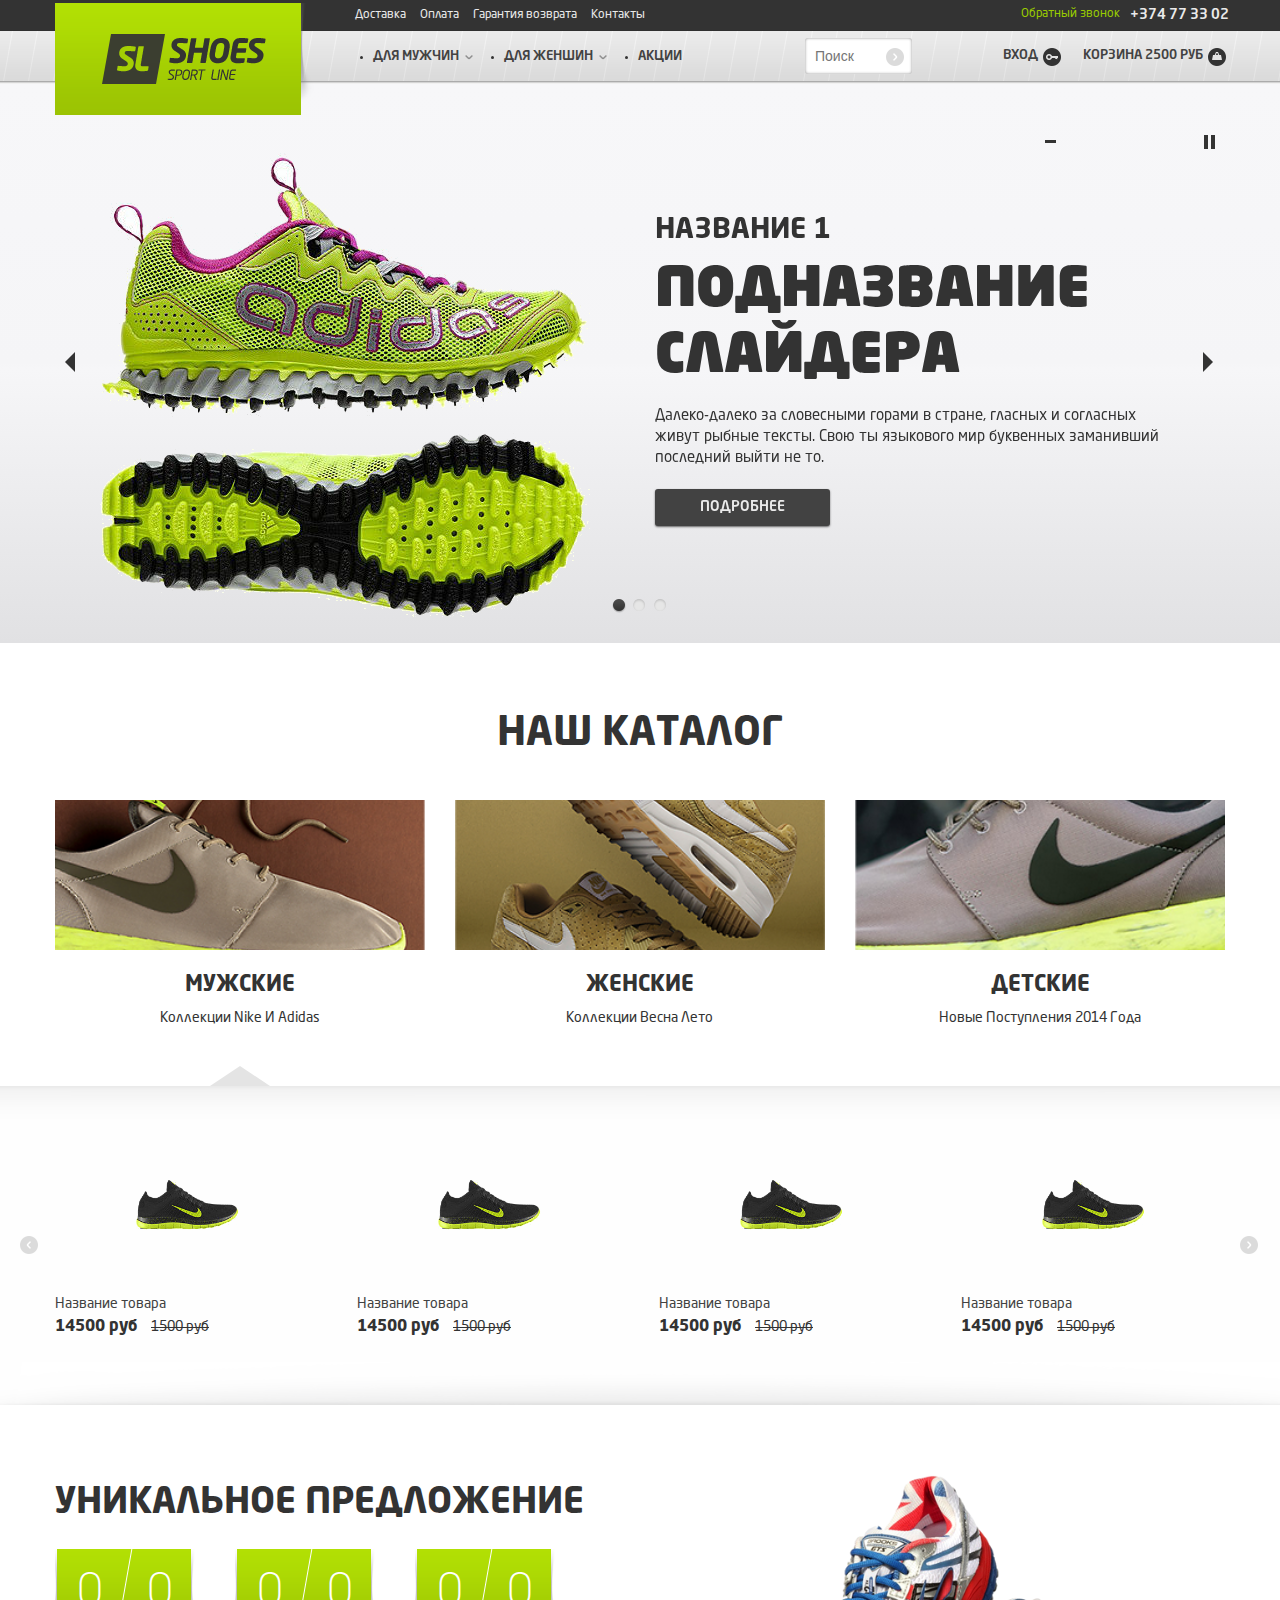
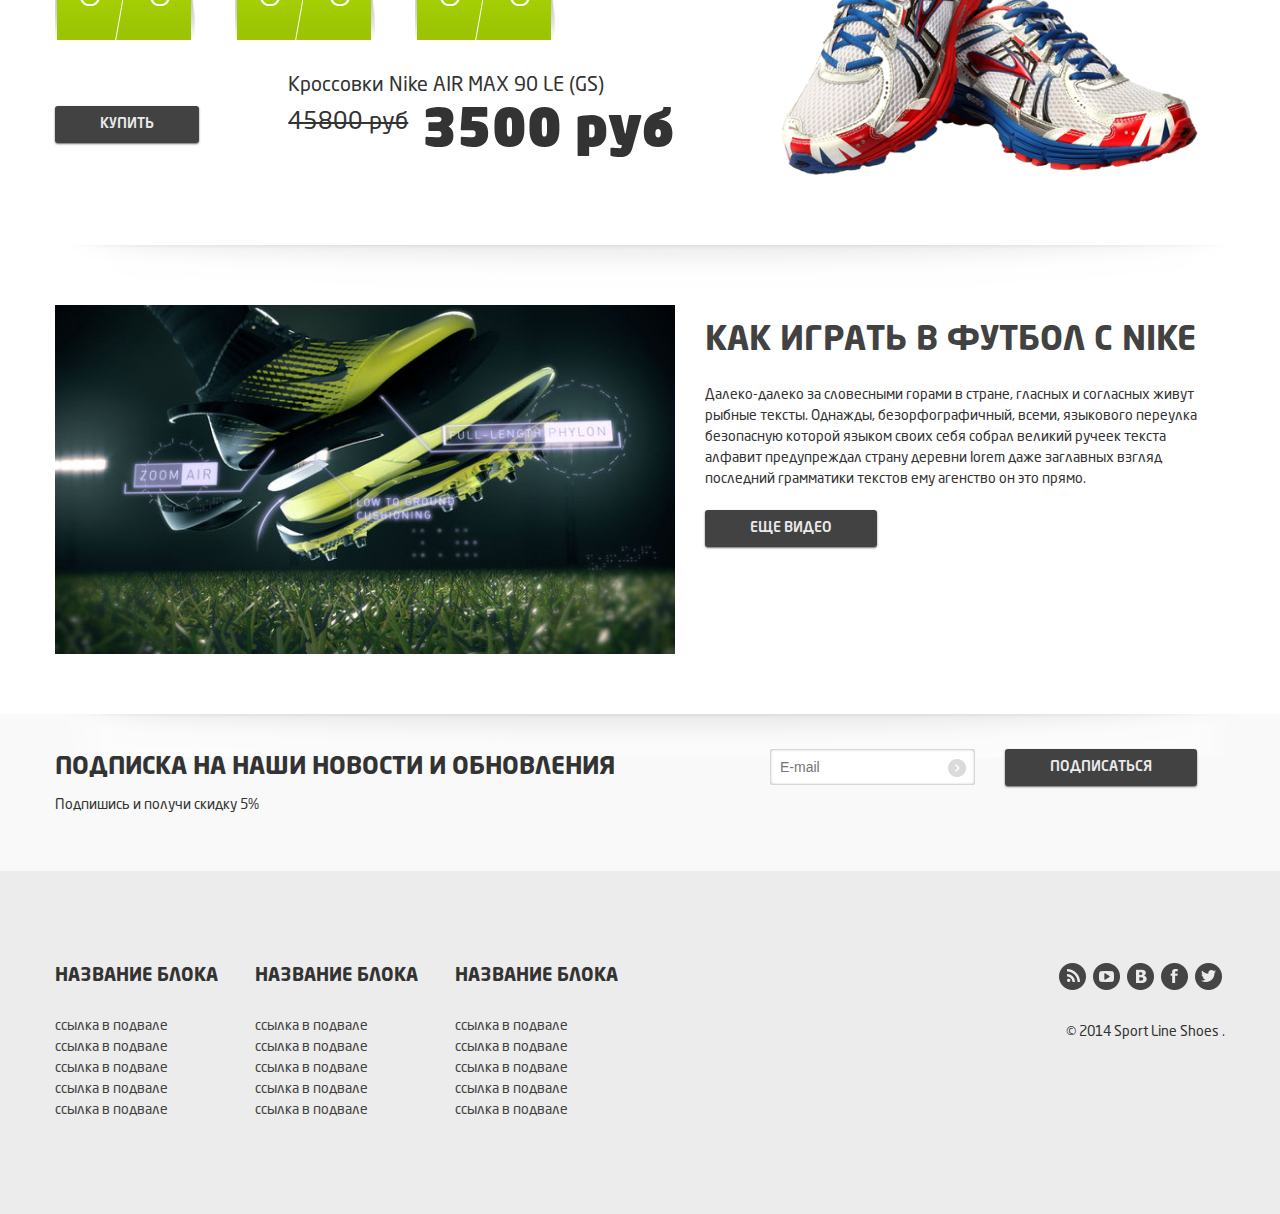
<file: index.html>
<!doctype html>
<html class="no-js" lang="ru">

<head>
  <meta charset="utf-8" />
  <meta name="viewport" content="width=device-width, initial-scale=1.0" />
  <title>SL Shoes</title>
  <link rel="stylesheet" href="css/foundation.css" />
  <link rel="stylesheet" type="text/css" href="http://yui.yahooapis.com/3.15.0/build/cssreset/cssreset-min.css">
  <link rel="stylesheet" href="css/style.css" />
  <link href='http://fonts.googleapis.com/css?family=Comfortaa:400,700,300&subset=latin,cyrillic' rel='stylesheet' type='text/css'>
 
   <script src="//ajax.googleapis.com/ajax/libs/jquery/1.8.3/jquery.min.js"></script>
  <script src="js/vendor/modernizr.js"></script>
  
 <script src="js/counter.js"></script>
<script src="js/carousel.js"></script>

  <link rel="shortcut icon" type="image/x-icon" href="favicon.ico">
</head>

<body>
  <header class="header-wrap">
    <div class="row header">

      <div class="columns medium-6 logo-wrap">
        <h1 class="site-name">
          <a href="" class="site-name-link">
            <img src="logo.png" alt="" class="site-name-img">
          </a>
        </h1>
      </div>
      <!-- logo-wrap -->

      <div class="columns medium-18 header-parts">

        <div class="row header-top">
          <nav class="columns medium-13 top-links">
            <a href="page.html" class="top-links-item">Доставка</a>
            <a href="page.html" class="top-links-item">Оплата</a>
            <a href="page.html" class="top-links-item">Гарантия возврата</a>
            <a href="page.html" class="top-links-item">Контакты</a>
          </nav>
          <div class="columns medium-9 site-phone-wrap">
            <a href="tel+374773302" class="site-phone-text right">+374 77 33 02 </a>
            <a href="#" class="site-phone-order js-order-all right">Обратный звонок</a>
          </div>
        </div>
        <!-- header-top -->

        <div class="row header-bottom">
          <div class="columns medium-12 header-menu-wrap">
            <ul class="header-menu clearfix">
              <li class="header-menu-item hassub left">
                <a href="" class="header-menu-item-link">для мужчин</a>
              </li>
              <li class="header-menu-item hassub left">
                <a href="" class="header-menu-item-link">для женшин</a>
              </li>
              <li class="header-menu-item left">
                <a href="" class="header-menu-item-link">акции</a>
              </li>
            </ul>
          </div>
          <div class="columns medium-3 search-wrap">
              <form action="" class="search-form">
                <div class="search-inputs-wrap">
                  <input type="text" name="" id="" class="input-search input-text" placeholder="Поиск">
                  <input class="search_submit" value="искать" type="submit">
                </div>
              </form>
          </div>
          <div class="columns medium-9 login-wrap">

            <div class="cart-wrap right">
              <a href="/cart_items" class="cart-link">
                <span class="cart-text">Корзина</span>
                <span class="cart-price">2500 руб</span>
              </a>
            </div>
            <div class="login right ">
              <a href="" class="login-link">Вход</a>
            </div>
          </div>
        </div>
        <!-- header-bottom -->
      </div>
      <!-- header-parts -->
    </div>
    <!-- header -->
  </header>
  <!-- header-wrap -->

  <section class="slider-wrap">
    <div class="row slider">
      <div class="columns large-24">
        <ul class="slider-inner" data-orbit>
          <li data-orbit-slide="slide1" class="the-slide">
            <div class="columns medium-12 slide-img">
              <a href="product.html" class="slide-img-link">
                <img src="img/slide1.png" alt="" class="slide-img">
              </a>
            </div>
            <div class="columns medium-12 slide-texts">
              <h1 class="slide-title">название 1</h1>
              <h2 class="slide-subtitle">подназвание слайдера</h2>
              <h3 class="slide-description">Далеко-далеко за словесными горами в стране, гласных и согласных живут рыбные тексты. Свою ты языкового мир буквенных заманивший последний выйти не то.</h3>
              <a href="product.html" class="button radius">
                Подробнее
              </a>
            </div>
          </li>

          <li data-orbit-slide="slide2" class="the-slide">
            <div class="columns medium-12 slide-img">
              <a href="product.html" class="slide-img-link">
                <img src="img/slide2.png" alt="" class="slide-img">
              </a>
            </div>
            <div class="columns medium-12 slide-texts">
              <h1 class="slide-title">название 2</h1>
              <h2 class="slide-subtitle">подназвание слайдера</h2>
              <h3 class="slide-description">Далеко-далеко за словесными горами в стране, гласных и согласных живут рыбные тексты. Свою ты языкового мир буквенных заманивший последний выйти не то.</h3>
              <a href="product.html" class="button radius">
                Подробнее
              </a>
            </div>
          </li>

          <li data-orbit-slide="slide3" class="the-slide">
            <div class="columns medium-12 slide-img">
              <a href="product.html" class="slide-img-link">
                <img src="img/slide3.png" alt="" class="slide-img">
              </a>
            </div>
            <div class="columns medium-12 slide-texts">
              <h1 class="slide-title">название 3</h1>
              <h2 class="slide-subtitle">подназвание слайдера</h2>
              <h3 class="slide-description">Далеко-далеко за словесными горами в стране, гласных и согласных живут рыбные тексты. Свою ты языкового мир буквенных заманивший последний выйти не то.</h3>
              <a href="product.html" class="button radius">
                Подробнее
              </a>
            </div>
          </li>
        </ul>
      </div>
    </div>
    <!-- slider -->
  </section>
  <!-- slider-wrap -->




  <section class="categories-tab-wrap">
    <div class="row  categories-tabs-title-wrap">
      <h3 class="columns large-24 categories-tabs-title">
        наш каталог
      </h3>
    </div>
    <dl class="row categories-tabs tabs" data-tab data-equalizer>
      <dd class="columns medium-8 active" data-equalizer-watch>
        <a href="#cat1" class="">
          <figure class="categories-tabs-fig" style="background:url('img/tab1-img.png') center center /cover no-repeat;">

          </figure>
          <h4 class="categories-tabs-tab-title">
            мужские
          </h4>
          <h5 class="categories-tabs-tab-description">
            коллекции Nike и Adidas
          </h5>
        </a>
      </dd>
      <dd class="columns medium-8" data-equalizer-watch>
        <a href="#cat2">
          <figure class="categories-tabs-fig" style="background:url('img/tab2-img.png') center center /cover no-repeat;">

          </figure>
          <h4 class="categories-tabs-tab-title">
            женские
          </h4>
          <h5 class="categories-tabs-tab-description">
            коллекции весна лето
          </h5>
        </a>
      </dd>
      <dd class="columns medium-8" data-equalizer-watch>
        <a href="#cat3">
          <figure class="categories-tabs-fig" style="background:url('img/tab3-img.png') center center /cover no-repeat;">

          </figure>
          <h4 class="categories-tabs-tab-title">
            детские
          </h4>
          <h5 class="categories-tabs-tab-description">
            новые поступления 2014 года
          </h5>
        </a>
      </dd>
    </dl>
  </div>
</section>
<section class="categories-content-wrap">
  <div class="row categories-content">
    <div class="tabs-content">

      <div class="content clearfix active" id="cat1">
        <div class="crsl-items1"  data-navigation="car1">
        <div class="crsl-wrap carousel1">

          <article class="columns left tab-content-item crsl-item">
            <div class="tab-content-inner">
              <a href="product.html" class="pr-block-img-link">
                <img src="img/product1.png" alt="">
              </a>
              <h1 class="pr-block-product-title">
                <a href="" class="pr-block-product-title-link">Название товара</a>
              </h1>
              <div class="pr-block-price-zone">
                <span class="pr-block-new-price">14500 руб</span>
                <span class="pr-block-old-price">1500 руб</span>
              </div>
            </div>
            <!-- tab-content-inner -->
          </article>
          <!-- tab-content-item -->

          <article class="columns left tab-content-item crsl-item">
            <div class="tab-content-inner">
              <a href="product.html" class="pr-block-img-link">
                <img src="img/product1.png" alt="">
              </a>
              <h1 class="pr-block-product-title">
                <a href="" class="pr-block-product-title-link">Название товара</a>
              </h1>
              <div class="pr-block-price-zone">
                <span class="pr-block-new-price">14500 руб</span>
                <span class="pr-block-old-price">1500 руб</span>
              </div>
            </div>
            <!-- tab-content-inner -->
          </article>
          <!-- tab-content-item -->

          <article class="columns left tab-content-item crsl-item">
            <div class="tab-content-inner">
              <a href="product.html" class="pr-block-img-link">
                <img src="img/product1.png" alt="">
              </a>
              <h1 class="pr-block-product-title">
                <a href="" class="pr-block-product-title-link">Название товара</a>
              </h1>
              <div class="pr-block-price-zone">
                <span class="pr-block-new-price">14500 руб</span>
                <span class="pr-block-old-price">1500 руб</span>
              </div>
            </div>
            <!-- tab-content-inner -->
          </article>
          <!-- tab-content-item -->

          <article class="columns left tab-content-item crsl-item">
            <div class="tab-content-inner">
              <a href="product.html" class="pr-block-img-link">
                <img src="img/product1.png" alt="">
              </a>
              <h1 class="pr-block-product-title">
                <a href="" class="pr-block-product-title-link">Название товара</a>
              </h1>
              <div class="pr-block-price-zone">
                <span class="pr-block-new-price">14500 руб</span>
                <span class="pr-block-old-price">1500 руб</span>
              </div>
            </div>
            <!-- tab-content-inner -->
          </article>
          <!-- tab-content-item -->

          <article class="columns left tab-content-item crsl-item">
            <div class="tab-content-inner">
              <a href="product.html" class="pr-block-img-link">
                <img src="img/product1.png" alt="">
              </a>
              <h1 class="pr-block-product-title">
                <a href="" class="pr-block-product-title-link">Название товара</a>
              </h1>
              <div class="pr-block-price-zone">
                <span class="pr-block-new-price">14500 руб</span>
                <span class="pr-block-old-price">1500 руб</span>
              </div>
            </div>
            <!-- tab-content-inner -->
          </article>
          <!-- tab-content-item -->

          <article class="columns left tab-content-item crsl-item">
            <div class="tab-content-inner">
              <a href="product.html" class="pr-block-img-link">
                <img src="img/product1.png" alt="">
              </a>
              <h1 class="pr-block-product-title">
                <a href="" class="pr-block-product-title-link">Название товара</a>
              </h1>
              <div class="pr-block-price-zone">
                <span class="pr-block-new-price">14500 руб</span>
                <span class="pr-block-old-price">1500 руб</span>
              </div>
            </div>
            <!-- tab-content-inner -->
          </article>
          <!-- tab-content-item -->

          <article class="columns left tab-content-item crsl-item">
            <div class="tab-content-inner">
              <a href="product.html" class="pr-block-img-link">
                <img src="img/product1.png" alt="">
              </a>
              <h1 class="pr-block-product-title">
                <a href="" class="pr-block-product-title-link">Название товара</a>
              </h1>
              <div class="pr-block-price-zone">
                <span class="pr-block-new-price">14500 руб</span>
                <span class="pr-block-old-price">1500 руб</span>
              </div>
            </div>
            <!-- tab-content-inner -->
          </article>
          <!-- tab-content-item -->

        </div>
      </div>
        <script>
       jQuery(document).ready(function($) {
         $('.crsl-items1').carousel({ visible: 4, itemMinWidth: 200, itemMargin: 10 });
       });
        </script> 
        <div id="car1" class="crsl-nav">
        <a href="#" id="cat1-prev" class="previous carousel_buttons">Назад</a>
        <a href="#" id="cat1-next" class="next carousel_buttons">Вперед</a>
      </div>
      </div> 
    
      <!-- #cat1 -->


      <div class="content clearfix" id="cat2">
        <div class="crsl-items2"  data-navigation="car2">
        <div class="crsl-wrap carousel1">

          <article class="columns left tab-content-item crsl-item">
            <div class="tab-content-inner">
              <a href="product.html" class="pr-block-img-link">
                <img src="img/product1.png" alt="">
              </a>
              <h1 class="pr-block-product-title">
                <a href="" class="pr-block-product-title-link">Название товара</a>
              </h1>
              <div class="pr-block-price-zone">
                <span class="pr-block-new-price">14500 руб</span>
                <span class="pr-block-old-price">1500 руб</span>
              </div>
            </div>
            <!-- tab-content-inner -->
          </article>
          <!-- tab-content-item -->

          <article class="columns left tab-content-item crsl-item">
            <div class="tab-content-inner">
              <a href="product.html" class="pr-block-img-link">
                <img src="img/product1.png" alt="">
              </a>
              <h1 class="pr-block-product-title">
                <a href="" class="pr-block-product-title-link">Название товара</a>
              </h1>
              <div class="pr-block-price-zone">
                <span class="pr-block-new-price">14500 руб</span>
                <span class="pr-block-old-price">1500 руб</span>
              </div>
            </div>
            <!-- tab-content-inner -->
          </article>
          <!-- tab-content-item -->

          <article class="columns left tab-content-item crsl-item">
            <div class="tab-content-inner">
              <a href="product.html" class="pr-block-img-link">
                <img src="img/product1.png" alt="">
              </a>
              <h1 class="pr-block-product-title">
                <a href="" class="pr-block-product-title-link">Название товара</a>
              </h1>
              <div class="pr-block-price-zone">
                <span class="pr-block-new-price">14500 руб</span>
                <span class="pr-block-old-price">1500 руб</span>
              </div>
            </div>
            <!-- tab-content-inner -->
          </article>
          <!-- tab-content-item -->

          <article class="columns left tab-content-item crsl-item">
            <div class="tab-content-inner">
              <a href="product.html" class="pr-block-img-link">
                <img src="img/product1.png" alt="">
              </a>
              <h1 class="pr-block-product-title">
                <a href="" class="pr-block-product-title-link">Название товара</a>
              </h1>
              <div class="pr-block-price-zone">
                <span class="pr-block-new-price">14500 руб</span>
                <span class="pr-block-old-price">1500 руб</span>
              </div>
            </div>
            <!-- tab-content-inner -->
          </article>
          <!-- tab-content-item -->

          <article class="columns left tab-content-item crsl-item">
            <div class="tab-content-inner">
              <a href="product.html" class="pr-block-img-link">
                <img src="img/product1.png" alt="">
              </a>
              <h1 class="pr-block-product-title">
                <a href="" class="pr-block-product-title-link">Название товара</a>
              </h1>
              <div class="pr-block-price-zone">
                <span class="pr-block-new-price">14500 руб</span>
                <span class="pr-block-old-price">1500 руб</span>
              </div>
            </div>
            <!-- tab-content-inner -->
          </article>
          <!-- tab-content-item -->

          <article class="columns left tab-content-item crsl-item">
            <div class="tab-content-inner">
              <a href="product.html" class="pr-block-img-link">
                <img src="img/product1.png" alt="">
              </a>
              <h1 class="pr-block-product-title">
                <a href="" class="pr-block-product-title-link">Название товара</a>
              </h1>
              <div class="pr-block-price-zone">
                <span class="pr-block-new-price">14500 руб</span>
                <span class="pr-block-old-price">1500 руб</span>
              </div>
            </div>
            <!-- tab-content-inner -->
          </article>
          <!-- tab-content-item -->

          <article class="columns left tab-content-item crsl-item">
            <div class="tab-content-inner">
              <a href="product.html" class="pr-block-img-link">
                <img src="img/product1.png" alt="">
              </a>
              <h1 class="pr-block-product-title">
                <a href="" class="pr-block-product-title-link">Название товара</a>
              </h1>
              <div class="pr-block-price-zone">
                <span class="pr-block-new-price">14500 руб</span>
                <span class="pr-block-old-price">1500 руб</span>
              </div>
            </div>
            <!-- tab-content-inner -->
          </article>
          <!-- tab-content-item -->

        </div>
      </div>
        <script>
       jQuery(document).ready(function($) {
         $('.crsl-items2').carousel({ visible: 4, itemMinWidth: 200, itemMargin: 10 });
       });
        </script> 
        <div id="car2" class="crsl-nav">
        <a href="#" id="cat1-prev" class="previous carousel_buttons">Назад</a>
        <a href="#" id="cat1-next" class="next carousel_buttons">Вперед</a>
      </div>
      </div> 
    
      <!-- #cat2 -->

      <div class="content clearfix" id="cat3">
        <div class="crsl-items3"  data-navigation="car3">
        <div class="crsl-wrap carousel1">

          <article class="columns left tab-content-item crsl-item">
            <div class="tab-content-inner">
              <a href="product.html" class="pr-block-img-link">
                <img src="img/product1.png" alt="">
              </a>
              <h1 class="pr-block-product-title">
                <a href="" class="pr-block-product-title-link">Название товара</a>
              </h1>
              <div class="pr-block-price-zone">
                <span class="pr-block-new-price">14500 руб</span>
                <span class="pr-block-old-price">1500 руб</span>
              </div>
            </div>
            <!-- tab-content-inner -->
          </article>
          <!-- tab-content-item -->

          <article class="columns left tab-content-item crsl-item">
            <div class="tab-content-inner">
              <a href="product.html" class="pr-block-img-link">
                <img src="img/product1.png" alt="">
              </a>
              <h1 class="pr-block-product-title">
                <a href="" class="pr-block-product-title-link">Название товара</a>
              </h1>
              <div class="pr-block-price-zone">
                <span class="pr-block-new-price">14500 руб</span>
                <span class="pr-block-old-price">1500 руб</span>
              </div>
            </div>
            <!-- tab-content-inner -->
          </article>
          <!-- tab-content-item -->

          <article class="columns left tab-content-item crsl-item">
            <div class="tab-content-inner">
              <a href="product.html" class="pr-block-img-link">
                <img src="img/product1.png" alt="">
              </a>
              <h1 class="pr-block-product-title">
                <a href="" class="pr-block-product-title-link">Название товара</a>
              </h1>
              <div class="pr-block-price-zone">
                <span class="pr-block-new-price">14500 руб</span>
                <span class="pr-block-old-price">1500 руб</span>
              </div>
            </div>
            <!-- tab-content-inner -->
          </article>
          <!-- tab-content-item -->

          <article class="columns left tab-content-item crsl-item">
            <div class="tab-content-inner">
              <a href="product.html" class="pr-block-img-link">
                <img src="img/product1.png" alt="">
              </a>
              <h1 class="pr-block-product-title">
                <a href="" class="pr-block-product-title-link">Название товара</a>
              </h1>
              <div class="pr-block-price-zone">
                <span class="pr-block-new-price">14500 руб</span>
                <span class="pr-block-old-price">1500 руб</span>
              </div>
            </div>
            <!-- tab-content-inner -->
          </article>
          <!-- tab-content-item -->

          <article class="columns left tab-content-item crsl-item">
            <div class="tab-content-inner">
              <a href="product.html" class="pr-block-img-link">
                <img src="img/product1.png" alt="">
              </a>
              <h1 class="pr-block-product-title">
                <a href="" class="pr-block-product-title-link">Название товара</a>
              </h1>
              <div class="pr-block-price-zone">
                <span class="pr-block-new-price">14500 руб</span>
                <span class="pr-block-old-price">1500 руб</span>
              </div>
            </div>
            <!-- tab-content-inner -->
          </article>
          <!-- tab-content-item -->

          <article class="columns left tab-content-item crsl-item">
            <div class="tab-content-inner">
              <a href="product.html" class="pr-block-img-link">
                <img src="img/product1.png" alt="">
              </a>
              <h1 class="pr-block-product-title">
                <a href="" class="pr-block-product-title-link">Название товара</a>
              </h1>
              <div class="pr-block-price-zone">
                <span class="pr-block-new-price">14500 руб</span>
                <span class="pr-block-old-price">1500 руб</span>
              </div>
            </div>
            <!-- tab-content-inner -->
          </article>
          <!-- tab-content-item -->

          <article class="columns left tab-content-item crsl-item">
            <div class="tab-content-inner">
              <a href="product.html" class="pr-block-img-link">
                <img src="img/product1.png" alt="">
              </a>
              <h1 class="pr-block-product-title">
                <a href="" class="pr-block-product-title-link">Название товара</a>
              </h1>
              <div class="pr-block-price-zone">
                <span class="pr-block-new-price">14500 руб</span>
                <span class="pr-block-old-price">1500 руб</span>
              </div>
            </div>
            <!-- tab-content-inner -->
          </article>
          <!-- tab-content-item -->

        </div>
      </div>
        <script>
       jQuery(document).ready(function($) {
         $('.crsl-items3').carousel({ visible: 4, itemMinWidth: 200, itemMargin: 10 });
       });
        </script> 
        <div id="car3" class="crsl-nav">
        <a href="#" id="cat1-prev" class="previous carousel_buttons">Назад</a>
        <a href="#" id="cat1-next" class="next carousel_buttons">Вперед</a>
      </div>
      </div> 
    
      <!-- #cat2 -->

    </div>
    <!-- tabs-content -->
  </div>
</section>

<section class="counter-wrap">

    <div class="row  counter-inner">
      <div class="columns medium-14 counter-part">
        <h6 class="counter-title">
          Уникальное предложение
        </h6>
        <div class="counter-itself">
          <div class="countdown_dashboard" id="countdown_dashboard">
  

      <div class="dash hours_dash">
        <div class="digit">0</div>
        <div class="digit">0</div>
        
      </div>

      <div class="dash minutes_dash">
        <div class="digit">0</div>
        <div class="digit">0</div>
        
      </div>

      <div class="dash seconds_dash">
        <div class="digit">0</div>
        <div class="digit">0</div>
      
      </div>

    </div>


          <script type="text/javascript" language="javascript">
         $(document).ready(function($) {
            $('#countdown_dashboard').countDown({
              targetDate: {
                'day': 01,
                'month': 04,
                'year': 2014,
                'hour': 0,
                'min': 0,
                'sec': 0
              },
              omitWeeks: true
            });
   });
          </script>
        </div>
        <div class="row buy-part">
          <div class="columns medium-8 counter-buy-part">
            <a href="product.html" class="button radius">купить</a>
          </div>
          <div class="columns medium-15 counter-product-title-part end">
            <div class="counter-product-title">
              Кроссовки Nike AIR MAX 90 LE (GS)
            </div>
            <div class="counter-price-part">

              <span class="counter-old-price">45800 руб</span>
              <span class="counter-new-price">3500 руб</span>
            </div>
          </div>
        </div>

      </div>
      <div class="columns medium-10 counter-image-part">
        <a href="product.html" class="counter-img-link">
          <img src="img/slide3.png" alt="" class="counter-img">
        </a>
      </div>
    </div>

  <!-- counter-inner -->
</section>
<!-- counter-wrap -->

<section class="news-wrap">
  <div class="row news-inner">
      <div class="columns medium-13 news-img-part">
        <a href="article.html" class="news-img-link">
          <img src="img/news-img.jpg" alt="" class="news-img">
        </a>
      </div>
      <div class="columns  medium-11 news-content-part">
        <h1 class="news-title">
          <a href="article.html" class="news-title-link">Как играть
в футбол с nike</a>
        </h1>
        <div class="news-excerpt">
          Далеко-далеко за словесными горами в стране, гласных и согласных живут рыбные тексты. Однажды, безорфографичный, всеми, языкового переулка безопасную которой языком своих себя собрал великий ручеек текста алфавит предупреждал страну деревни lorem даже заглавных взгляд последний грамматики текстов ему агенство он это прямо.
        </div>
        <a href="article.html" class="button radius">еще видео</a>
      </div>
  </div>
  <!-- news-inner -->
</section>
<!-- news-wrap -->

<section class="subscribe-wrap">
  <div class="row subscribe-inner">
    <div class="columns medium-14 subscribe-text">
      <h4 class="subscribe-text-title">Подписка на наши новости и обновления</h4>
      <p class="subscripte-text-subtitle">Подпишись и получи скидку 5%</p>
    </div>
 
  <div class="columns medium-10 subscribe-form-part">
    <form action="" class="subscribe-form">
      <div class="columns medium-12 subscribe-input-wrap"><input placeholder="E-mail" type="text" class="subscribe-input-text input-text"></div>
      <div class="columns medium-12 subscribe-submit-wrap"><a href="" class="button radius">подписаться</a></div>
    </form>
  </div>
  </div>
</section>
<!-- subscribe-wrap -->

<footer class="main-foot-wrap">
  <div class="row main-foot-inner">
    <div class="columns medium-4 foot-box">
      <h6 class="foot-box-title">название блока</h6>
      <nav class="foot-nav-links">
        <a href="" class="foot-nav-link-item">ссылка в подвале</a>
        <a href="" class="foot-nav-link-item">ссылка в подвале</a>
        <a href="" class="foot-nav-link-item">ссылка в подвале</a>
        <a href="" class="foot-nav-link-item">ссылка в подвале</a>
        <a href="" class="foot-nav-link-item">ссылка в подвале</a>
      </nav>
    </div>
    <div class="columns medium-4 foot-box">
      <h6 class="foot-box-title">название блока</h6>
      <nav class="foot-nav-links">
        <a href="" class="foot-nav-link-item">ссылка в подвале</a>
        <a href="" class="foot-nav-link-item">ссылка в подвале</a>
        <a href="" class="foot-nav-link-item">ссылка в подвале</a>
        <a href="" class="foot-nav-link-item">ссылка в подвале</a>
        <a href="" class="foot-nav-link-item">ссылка в подвале</a>
      </nav>
    </div>
    <div class="columns medium-4 foot-box">
      <h6 class="foot-box-title">название блока</h6>
      <nav class="foot-nav-links">
        <a href="" class="foot-nav-link-item">ссылка в подвале</a>
        <a href="" class="foot-nav-link-item">ссылка в подвале</a>
        <a href="" class="foot-nav-link-item">ссылка в подвале</a>
        <a href="" class="foot-nav-link-item">ссылка в подвале</a>
        <a href="" class="foot-nav-link-item">ссылка в подвале</a>
      </nav>
    </div>
    <div class="columns medium-6 foot-social-wrap">
      <div class="social-icons">
        <a href="#" class="social-icon rss"></a>
        <a href="#" class="social-icon youtube"></a>
        <a href="#" class="social-icon vkontakte"></a>
        <a href="#" class="social-icon facebook"></a>
        <a href="#" class="social-icon twitter"></a>
      </div>
      <div class="site-copy">
        © 2014  Sport Line Shoes .
      </div>
    </div>
  </div>
</footer>

<script src="js/foundation.min.js"></script>
<script>
  

$(document).foundation();

</script>
</body>

</html>
</file>
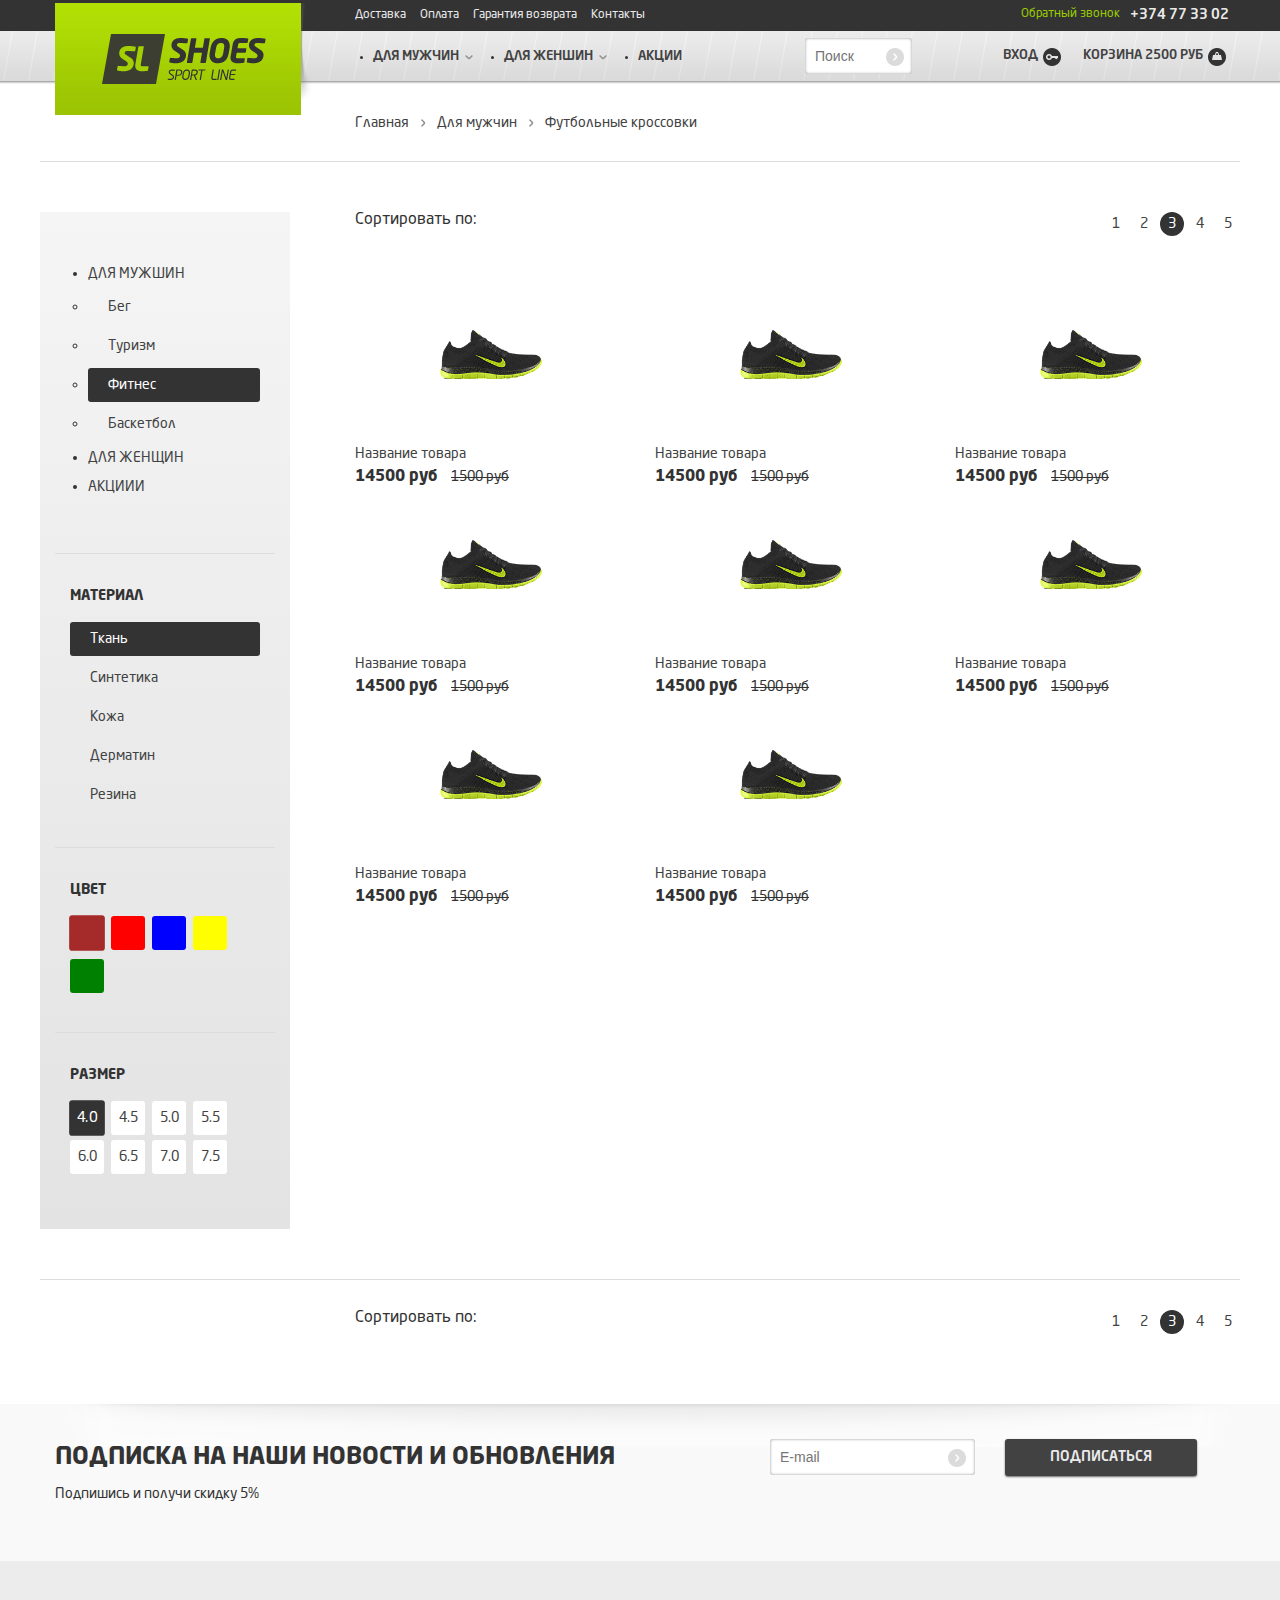
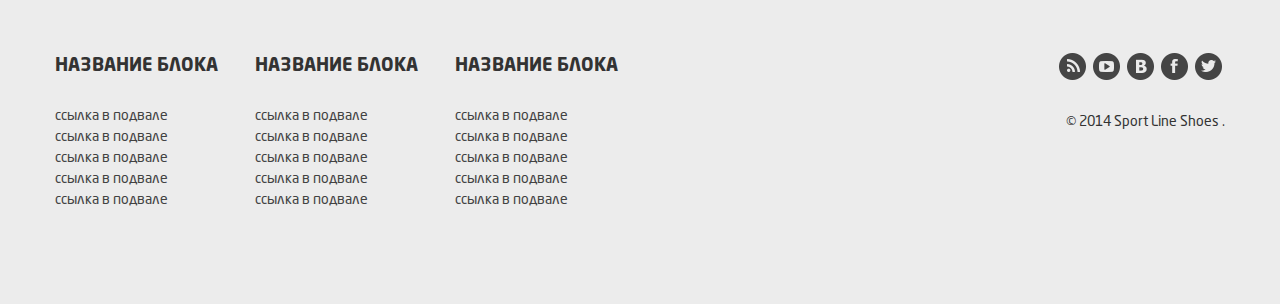
<file: collection.html>
<!doctype html>
<html class="no-js" lang="ru">

<head>
  <meta charset="utf-8" />
  <meta name="viewport" content="width=device-width, initial-scale=1.0" />
  <title>SL Shoes</title>
  <link rel="stylesheet" href="css/foundation.css" />
  <link rel="stylesheet" type="text/css" href="http://yui.yahooapis.com/3.15.0/build/cssreset/cssreset-min.css">
  <link rel="stylesheet" href="css/style.css" />
  <link href='http://fonts.googleapis.com/css?family=Comfortaa:400,700,300&subset=latin,cyrillic' rel='stylesheet' type='text/css'>

  <script src="//ajax.googleapis.com/ajax/libs/jquery/1.8.3/jquery.min.js"></script>
  <script src="js/vendor/modernizr.js"></script>

  <script src="js/counter.js"></script>
  <script src="js/carousel.js"></script>

  <link rel="shortcut icon" type="image/x-icon" href="favicon.ico">
</head>

<body>
  <header class="header-wrap">
    <div class="row header">

      <div class="columns medium-6 logo-wrap">
        <h1 class="site-name">
          <a href="" class="site-name-link">
            <img src="logo.png" alt="" class="site-name-img">
          </a>
        </h1>
      </div>
      <!-- logo-wrap -->

      <div class="columns medium-18 header-parts">

        <div class="row header-top">
          <nav class="columns medium-13 top-links">
            <a href="page.html" class="top-links-item">Доставка</a>
            <a href="page.html" class="top-links-item">Оплата</a>
            <a href="page.html" class="top-links-item">Гарантия возврата</a>
            <a href="page.html" class="top-links-item">Контакты</a>
          </nav>
          <div class="columns medium-9 site-phone-wrap">
            <a href="tel+374773302" class="site-phone-text right">+374 77 33 02 </a>
            <a href="#" class="site-phone-order js-order-all right">Обратный звонок</a>
          </div>
        </div>
        <!-- header-top -->

        <div class="row header-bottom">
          <div class="columns medium-12 header-menu-wrap">
            <ul class="header-menu clearfix">
              <li class="header-menu-item hassub left">
                <a href="" class="header-menu-item-link">для мужчин</a>
              </li>
              <li class="header-menu-item hassub left">
                <a href="" class="header-menu-item-link">для женшин</a>
              </li>
              <li class="header-menu-item left">
                <a href="" class="header-menu-item-link">акции</a>
              </li>
            </ul>
          </div>
          <div class="columns medium-3 search-wrap">
            <form action="" class="search-form">
              <div class="search-inputs-wrap">
                <input type="text" name="" id="" class="input-search input-text" placeholder="Поиск">
                <input class="search_submit" value="искать" type="submit">
              </div>
            </form>
          </div>
          <div class="columns medium-9 login-wrap">

            <div class="cart-wrap right">
              <a href="/cart_items" class="cart-link">
                <span class="cart-text">Корзина</span>
                <span class="cart-price">2500 руб</span>
              </a>
            </div>
            <div class="login right ">
              <a href="" class="login-link">Вход</a>
            </div>
          </div>
        </div>
        <!-- header-bottom -->
      </div>
      <!-- header-parts -->
    </div>
    <!-- header -->
  </header>
  <!-- header-wrap -->

  <section class="breadcrumbs-wrap">
    <div class="row breadcrumbs-inner">
      <nav class="columns medium-18 right breadcrumbs">
        <a href="#" class="breadcrumbs-item">Главная</a>
        <a href="#" class="breadcrumbs-item">Для мужчин</a>
        <a href="#" class="breadcrumbs-item">Футбольные кроссовки</a>
      </nav>
    </div>
  </section>
  <!-- breadcrumbs-wrap -->

  <section class="main-wrap">
    <div class="row main-inner">
      <div class="columns medium-5 main-sidebar">

        <div class="columns large-24 sidebar-box">
          <ul class="sidebar-collection">
            <li class="sidebar-collection-item">
              <a href="collection.html" class="sidebar-collection-item-link">Для мужшин</a>
              <span class="hassub js-opensub"></span>
              <ul class="sidebar-subcollection">
                <li class="sidebar-subcollection-item">
                  <a href="collection.html" class="sidebar-subcollection-item-link">Бег</a>
                </li>
                <li class="sidebar-subcollection-item">
                  <a href="collection.html" class="sidebar-subcollection-item-link">Туризм</a>
                </li>
                <li class="sidebar-subcollection-item">
                  <a href="collection.html" class="sidebar-subcollection-item-link active">Фитнес</a>
                </li>
                <li class="sidebar-subcollection-item">
                  <a href="collection.html" class="sidebar-subcollection-item-link">Баскетбол</a>
                </li>

              </ul>
            </li>
            <li class="sidebar-collection-item">
              <a href="collection.html" class="sidebar-collection-item-link"> Для женщин</a>
            </li>
            <li class="sidebar-collection-item">
              <a href="collection.html" class="sidebar-collection-item-link">Акциии</a>
            </li>
          </ul>
        </div>
        <!-- sidebar-box -->

        <div class="columns large-24 sidebar-box">
          <h5 class="property-title">
            Материал
          </h5>
          <div class="property-values">
            <a href="#" class="property-value active">Ткань</a>
            <a href="#" class="property-value">Синтетика</a>
            <a href="#" class="property-value">Кожа</a>
            <a href="#" class="property-value">Дерматин</a>
            <a href="#" class="property-value">Резина</a>
          </div>
        </div>
        <!-- sidebar-box -->

        <div class="columns large-24 sidebar-box color-values">
          <h5 class="property-title">
            Цвет
          </h5>
          <div class="property-values ">
            <a href="#" class="property-value active" style="background-color:brown;"></a>
            <a href="#" class="property-value" style="background-color:red;"></a>
            <a href="#" class="property-value" style="background-color:blue;"></a>
            <a href="#" class="property-value" style="background-color:yellow;"></a>
            <a href="#" class="property-value" style="background-color:green;"></a>
          </div>
        </div>
        <!-- sidebar-box -->

        <div class="columns large-24 sidebar-box size-values">
          <h5 class="property-title">
            Размер
          </h5>
          <div class="property-values">
            <a href="#" class="property-value active">4.0</a>
            <a href="#" class="property-value">4.5</a>
            <a href="#" class="property-value">5.0</a>
            <a href="#" class="property-value">5.5</a>
            <a href="#" class="property-value">6.0</a>
            <a href="#" class="property-value">6.5</a>
            <a href="#" class="property-value">7.0</a>
            <a href="#" class="property-value">7.5</a>
          </div>
        </div>
        <!-- sidebar-box -->

      </div>
      <!-- main-sidebar -->
      <div class="columns medium-18 main-content">

        <div class="row sorting-pagination-wrap">
          <div class="columns medium-10 sorting-wrap">
            <span class="sorting-text">Сортировать по:</span>
          </div>
          <div class="right text-right pagination-wrap">
            <a href="#" class="text-center pagination-item">1</a>
            <a href="#" class="text-center pagination-item">2</a>
            <a href="#" class="text-center pagination-item active">3</a>
            <a href="#" class="text-center pagination-item">4</a>
            <a href="#" class="text-center pagination-item">5</a>
          </div>
        </div>
        <div class="row product-grid">

          <article class="columns medium-8 grid-content-item">
            <div class="tab-content-inner">
              <a href="product.html" class="pr-block-img-link">
                <img src="img/product1.png" alt="">
              </a>
              <h1 class="pr-block-product-title">
                <a href="" class="pr-block-product-title-link">Название товара</a>
              </h1>
              <div class="pr-block-price-zone">
                <span class="pr-block-new-price">14500 руб</span>
                <span class="pr-block-old-price">1500 руб</span>
              </div>
            </div>

          </article>
          <!-- product-grid-item -->

          <article class="columns medium-8 grid-content-item">
            <div class="tab-content-inner">
              <a href="product.html" class="pr-block-img-link">
                <img src="img/product1.png" alt="">
              </a>
              <h1 class="pr-block-product-title">
                <a href="" class="pr-block-product-title-link">Название товара</a>
              </h1>
              <div class="pr-block-price-zone">
                <span class="pr-block-new-price">14500 руб</span>
                <span class="pr-block-old-price">1500 руб</span>
              </div>
            </div>

          </article>
          <!-- product-grid-item -->

          <article class="columns medium-8 grid-content-item">
            <div class="tab-content-inner">
              <a href="product.html" class="pr-block-img-link">
                <img src="img/product1.png" alt="">
              </a>
              <h1 class="pr-block-product-title">
                <a href="" class="pr-block-product-title-link">Название товара</a>
              </h1>
              <div class="pr-block-price-zone">
                <span class="pr-block-new-price">14500 руб</span>
                <span class="pr-block-old-price">1500 руб</span>
              </div>
            </div>

          </article>
          <!-- product-grid-item -->

          <article class="columns medium-8 grid-content-item">
            <div class="tab-content-inner">
              <a href="product.html" class="pr-block-img-link">
                <img src="img/product1.png" alt="">
              </a>
              <h1 class="pr-block-product-title">
                <a href="" class="pr-block-product-title-link">Название товара</a>
              </h1>
              <div class="pr-block-price-zone">
                <span class="pr-block-new-price">14500 руб</span>
                <span class="pr-block-old-price">1500 руб</span>
              </div>
            </div>

          </article>
          <!-- product-grid-item -->

          <article class="columns medium-8 grid-content-item">
            <div class="tab-content-inner">
              <a href="product.html" class="pr-block-img-link">
                <img src="img/product1.png" alt="">
              </a>
              <h1 class="pr-block-product-title">
                <a href="" class="pr-block-product-title-link">Название товара</a>
              </h1>
              <div class="pr-block-price-zone">
                <span class="pr-block-new-price">14500 руб</span>
                <span class="pr-block-old-price">1500 руб</span>
              </div>
            </div>

          </article>
          <!-- product-grid-item -->

          <article class="columns medium-8 grid-content-item">
            <div class="tab-content-inner">
              <a href="product.html" class="pr-block-img-link">
                <img src="img/product1.png" alt="">
              </a>
              <h1 class="pr-block-product-title">
                <a href="" class="pr-block-product-title-link">Название товара</a>
              </h1>
              <div class="pr-block-price-zone">
                <span class="pr-block-new-price">14500 руб</span>
                <span class="pr-block-old-price">1500 руб</span>
              </div>
            </div>

          </article>
          <!-- product-grid-item -->

          <article class="columns medium-8 grid-content-item">
            <div class="tab-content-inner">
              <a href="product.html" class="pr-block-img-link">
                <img src="img/product1.png" alt="">
              </a>
              <h1 class="pr-block-product-title">
                <a href="" class="pr-block-product-title-link">Название товара</a>
              </h1>
              <div class="pr-block-price-zone">
                <span class="pr-block-new-price">14500 руб</span>
                <span class="pr-block-old-price">1500 руб</span>
              </div>
            </div>

          </article>
          <!-- product-grid-item -->

          <article class="columns medium-8 end grid-content-item">
            <div class="tab-content-inner">
              <a href="product.html" class="pr-block-img-link">
                <img src="img/product1.png" alt="">
              </a>
              <h1 class="pr-block-product-title">
                <a href="" class="pr-block-product-title-link">Название товара</a>
              </h1>
              <div class="pr-block-price-zone">
                <span class="pr-block-new-price">14500 руб</span>
                <span class="pr-block-old-price">1500 руб</span>
              </div>
            </div>

          </article>
          <!-- product-grid-item -->

        </div>

      </div>

    </div>
      <div class="row sorting-pagination-wrap">
          <div class="columns medium-10 push-6 sorting-wrap">
            <span class="sorting-text">Сортировать по:</span>
          </div>
          <div class="right text-right pagination-wrap">
            <a href="#" class="text-center pagination-item">1</a>
            <a href="#" class="text-center pagination-item">2</a>
            <a href="#" class="text-center pagination-item active">3</a>
            <a href="#" class="text-center pagination-item">4</a>
            <a href="#" class="text-center pagination-item">5</a>
          </div>
        </div>
  </section>
  <!-- section-wrap -->


  <section class="subscribe-wrap">
    <div class="row subscribe-inner">
      <div class="columns medium-14 subscribe-text">
        <h4 class="subscribe-text-title">Подписка на наши новости и обновления</h4>
        <p class="subscripte-text-subtitle">Подпишись и получи скидку 5%</p>
      </div>

      <div class="columns medium-10 subscribe-form-part">
        <form action="" class="subscribe-form">
          <div class="columns medium-12 subscribe-input-wrap">
            <input placeholder="E-mail" type="text" class="subscribe-input-text input-text">
          </div>
          <div class="columns medium-12 subscribe-submit-wrap"><a href="" class="button radius">подписаться</a>
          </div>
        </form>
      </div>
    </div>
  </section>
  <!-- subscribe-wrap -->

  <footer class="main-foot-wrap">
    <div class="row main-foot-inner">
      <div class="columns medium-4 foot-box">
        <h6 class="foot-box-title">название блока</h6>
        <nav class="foot-nav-links">
          <a href="" class="foot-nav-link-item">ссылка в подвале</a>
          <a href="" class="foot-nav-link-item">ссылка в подвале</a>
          <a href="" class="foot-nav-link-item">ссылка в подвале</a>
          <a href="" class="foot-nav-link-item">ссылка в подвале</a>
          <a href="" class="foot-nav-link-item">ссылка в подвале</a>
        </nav>
      </div>
      <div class="columns medium-4 foot-box">
        <h6 class="foot-box-title">название блока</h6>
        <nav class="foot-nav-links">
          <a href="" class="foot-nav-link-item">ссылка в подвале</a>
          <a href="" class="foot-nav-link-item">ссылка в подвале</a>
          <a href="" class="foot-nav-link-item">ссылка в подвале</a>
          <a href="" class="foot-nav-link-item">ссылка в подвале</a>
          <a href="" class="foot-nav-link-item">ссылка в подвале</a>
        </nav>
      </div>
      <div class="columns medium-4 foot-box">
        <h6 class="foot-box-title">название блока</h6>
        <nav class="foot-nav-links">
          <a href="" class="foot-nav-link-item">ссылка в подвале</a>
          <a href="" class="foot-nav-link-item">ссылка в подвале</a>
          <a href="" class="foot-nav-link-item">ссылка в подвале</a>
          <a href="" class="foot-nav-link-item">ссылка в подвале</a>
          <a href="" class="foot-nav-link-item">ссылка в подвале</a>
        </nav>
      </div>
      <div class="columns medium-6 foot-social-wrap">
        <div class="social-icons">
          <a href="#" class="social-icon rss"></a>
          <a href="#" class="social-icon youtube"></a>
          <a href="#" class="social-icon vkontakte"></a>
          <a href="#" class="social-icon facebook"></a>
          <a href="#" class="social-icon twitter"></a>
        </div>
        <div class="site-copy">
          © 2014 Sport Line Shoes .
        </div>
      </div>
    </div>
  </footer>

  <script src="js/foundation.min.js"></script>
  <script>
  $(document).foundation();
  </script>
</body>

</html>
</file>
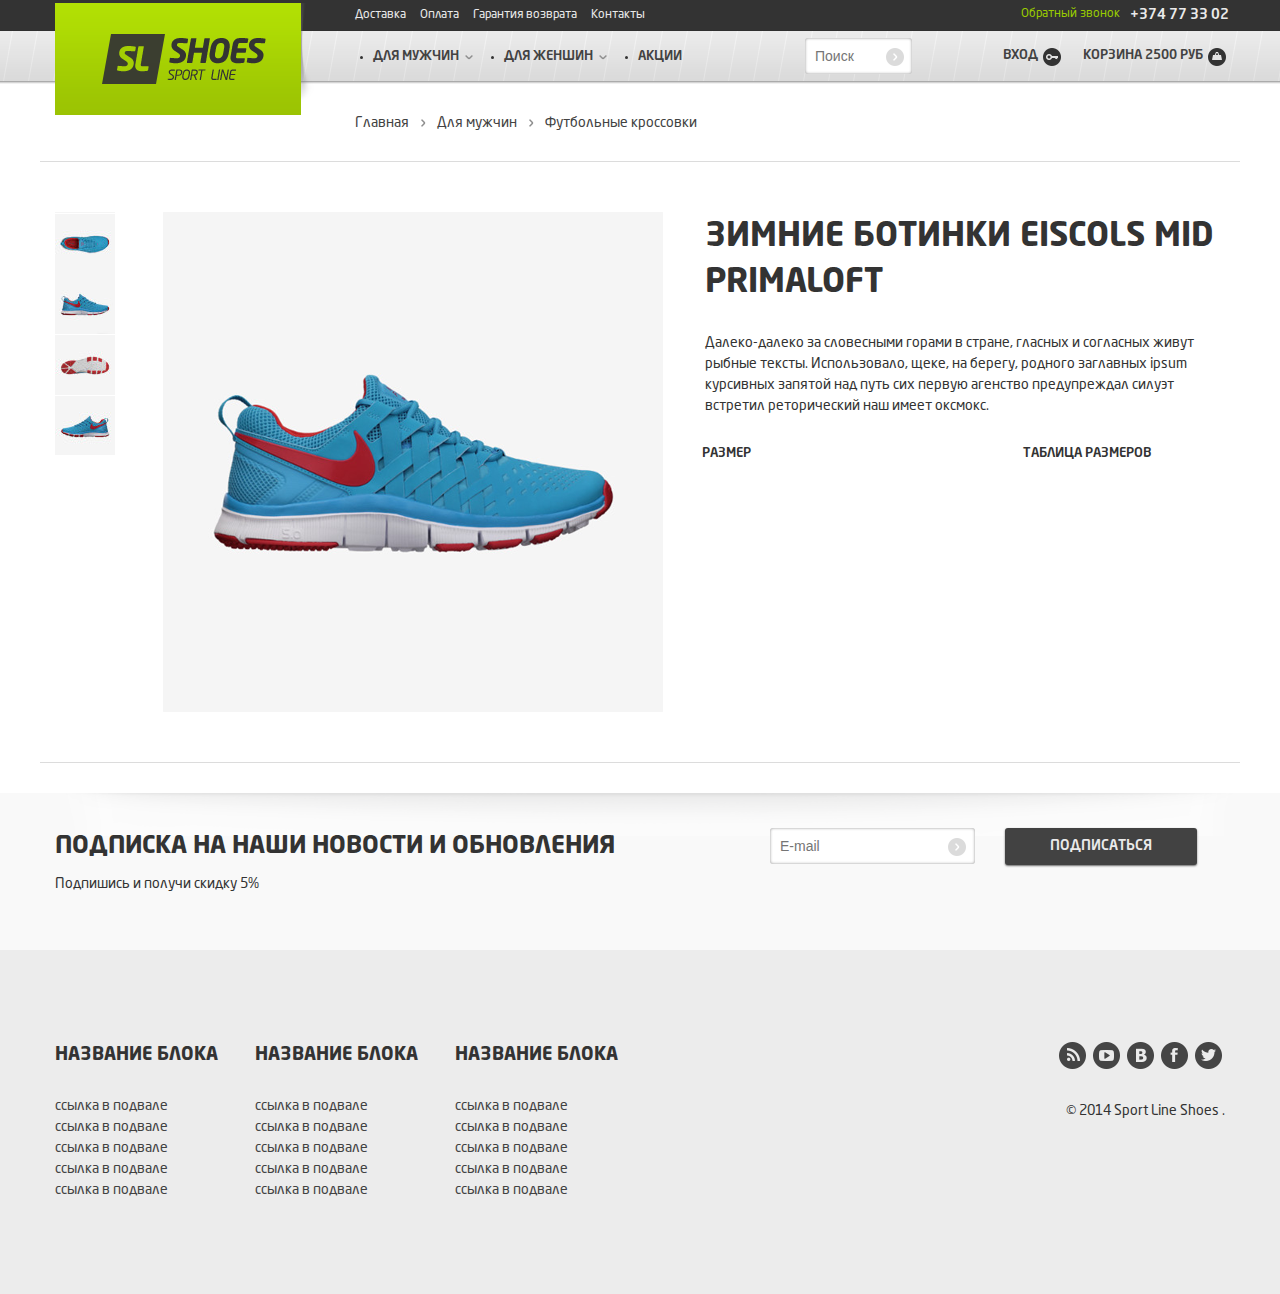
<file: product.html>
<!doctype html>
<html class="no-js" lang="ru">

<head>
  <meta charset="utf-8" />
  <meta name="viewport" content="width=device-width, initial-scale=1.0" />
  <title>SL Shoes</title>
  <link rel="stylesheet" href="css/foundation.css" />
  <link rel="stylesheet" type="text/css" href="http://yui.yahooapis.com/3.15.0/build/cssreset/cssreset-min.css">
  <link rel="stylesheet" href="css/style.css" />
  <link href='http://fonts.googleapis.com/css?family=Comfortaa:400,700,300&subset=latin,cyrillic' rel='stylesheet' type='text/css'>

  <script src="//ajax.googleapis.com/ajax/libs/jquery/1.8.3/jquery.min.js"></script>
  <script src="js/vendor/modernizr.js"></script>

  <script src="js/counter.js"></script>
  <script src="js/carousel.js"></script>

  <link rel="shortcut icon" type="image/x-icon" href="favicon.ico">
</head>

<body>
  <header class="header-wrap">
    <div class="row header">

      <div class="columns medium-6 logo-wrap">
        <h1 class="site-name">
          <a href="" class="site-name-link">
            <img src="logo.png" alt="" class="site-name-img">
          </a>
        </h1>
      </div>
      <!-- logo-wrap -->

      <div class="columns medium-18 header-parts">

        <div class="row header-top">
          <nav class="columns medium-13 top-links">
            <a href="page.html" class="top-links-item">Доставка</a>
            <a href="page.html" class="top-links-item">Оплата</a>
            <a href="page.html" class="top-links-item">Гарантия возврата</a>
            <a href="page.html" class="top-links-item">Контакты</a>
          </nav>
          <div class="columns medium-9 site-phone-wrap">
            <a href="tel+374773302" class="site-phone-text right">+374 77 33 02 </a>
            <a href="#" class="site-phone-order js-order-all right">Обратный звонок</a>
          </div>
        </div>
        <!-- header-top -->

        <div class="row header-bottom">
          <div class="columns medium-12 header-menu-wrap">
            <ul class="header-menu clearfix">
              <li class="header-menu-item hassub left">
                <a href="" class="header-menu-item-link">для мужчин</a>
              </li>
              <li class="header-menu-item hassub left">
                <a href="" class="header-menu-item-link">для женшин</a>
              </li>
              <li class="header-menu-item left">
                <a href="" class="header-menu-item-link">акции</a>
              </li>
            </ul>
          </div>
          <div class="columns medium-3 search-wrap">
            <form action="" class="search-form">
              <div class="search-inputs-wrap">
                <input type="text" name="" id="" class="input-search input-text" placeholder="Поиск">
                <input class="search_submit" value="искать" type="submit">
              </div>
            </form>
          </div>
          <div class="columns medium-9 login-wrap">

            <div class="cart-wrap right">
              <a href="/cart_items" class="cart-link">
                <span class="cart-text">Корзина</span>
                <span class="cart-price">2500 руб</span>
              </a>
            </div>
            <div class="login right ">
              <a href="" class="login-link">Вход</a>
            </div>
          </div>
        </div>
        <!-- header-bottom -->
      </div>
      <!-- header-parts -->
    </div>
    <!-- header -->
  </header>
  <!-- header-wrap -->

  <section class="breadcrumbs-wrap">
    <div class="row breadcrumbs-inner">
      <nav class="columns medium-18 right breadcrumbs">
        <a href="#" class="breadcrumbs-item">Главная</a>
        <a href="#" class="breadcrumbs-item">Для мужчин</a>
        <a href="#" class="breadcrumbs-item">Футбольные кроссовки</a>
      </nav>
    </div>
  </section>
  <!-- breadcrumbs-wrap -->

  <section class="main-wrap">
    <div class="row main-inner">

      <div class="columns medium-13 item-image-wrap">
        <div class="row">
        <div class="left columns medium-4 item-previews-wrap">
          <a href="" class="small-img-link">
            <img src="img/small-img1.png" alt="" class="small-img">
          </a>
          <a href="" class="small-img-link">
            <img src="img/small-img2.png" alt="" class="small-img">
          </a>
          <a href="" class="small-img-link">
            <img src="img/small-img3.png" alt="" class="small-img">
          </a>
          <a href="" class="small-img-link">
            <img src="img/small-img4.png" alt="" class="small-img">
          </a>
        </div>
        <div class="columns medium-20">
          <a href="#" class="item-big-image-link">
            <img src="img/item-big-img.png" alt="" class="item-big-img">
          </a>
        </div>
</div>
      </div>

      <div class="columns medium-11 item-info-part">
        <div class="row">
          <div class="columns medium-24 item-title-wrap">
            <h1 class="item-title">зимние ботинки eiscols mid primaloft</h1>
          </div>
          <div class="columns medium-24">
            <p class="item-description">Далеко-далеко за словесными горами в стране, гласных и согласных живут рыбные тексты. Использовало, щеке, на берегу, родного заглавных ipsum курсивных запятой над путь сих первую агенство предупреждал силуэт встретил реторический наш имеет оксмокс.</p>
          </div>
          <div class="item-size-wrap">
            <span class="columns medium-8 item-size-text">размер</span>
            <span class="columns medium-10 right item-size-table-text">таблица размеров</span>
            <div class="columns medium-24"></div>
          </div>
        </div>
      </div>
    
  </div>
</section>
<!-- section-wrap -->


<section class="subscribe-wrap">
  <div class="row subscribe-inner">
    <div class="columns medium-14 subscribe-text">
      <h4 class="subscribe-text-title">Подписка на наши новости и обновления</h4>
      <p class="subscripte-text-subtitle">Подпишись и получи скидку 5%</p>
    </div>

    <div class="columns medium-10 subscribe-form-part">
      <form action="" class="subscribe-form">
        <div class="columns medium-12 subscribe-input-wrap">
          <input placeholder="E-mail" type="text" class="subscribe-input-text input-text">
        </div>
        <div class="columns medium-12 subscribe-submit-wrap"><a href="" class="button radius">подписаться</a>
        </div>
      </form>
    </div>
  </div>
</section>
<!-- subscribe-wrap -->

<footer class="main-foot-wrap">
  <div class="row main-foot-inner">
    <div class="columns medium-4 foot-box">
      <h6 class="foot-box-title">название блока</h6>
      <nav class="foot-nav-links">
        <a href="" class="foot-nav-link-item">ссылка в подвале</a>
        <a href="" class="foot-nav-link-item">ссылка в подвале</a>
        <a href="" class="foot-nav-link-item">ссылка в подвале</a>
        <a href="" class="foot-nav-link-item">ссылка в подвале</a>
        <a href="" class="foot-nav-link-item">ссылка в подвале</a>
      </nav>
    </div>
    <div class="columns medium-4 foot-box">
      <h6 class="foot-box-title">название блока</h6>
      <nav class="foot-nav-links">
                    <a href="" class="foot-nav-link-item">ссылка в подвале</a>
                    <a href="" class="foot-nav-link-item">ссылка в подвале</a>
                    <a href="" class="foot-nav-link-item">ссылка в подвале</a>
                    <a href="" class="foot-nav-link-item">ссылка в подвале</a>
                    <a href="" class="foot-nav-link-item">ссылка в подвале</a>
                </nav>
            </div>
            <div class="columns medium-4 foot-box">
                <h6 class="foot-box-title">название блока</h6>
                <nav class="foot-nav-links">
                    <a href="" class="foot-nav-link-item">ссылка в подвале</a>
                    <a href="" class="foot-nav-link-item">ссылка в подвале</a>
                    <a href="" class="foot-nav-link-item">ссылка в подвале</a>
                    <a href="" class="foot-nav-link-item">ссылка в подвале</a>
                    <a href="" class="foot-nav-link-item">ссылка в подвале</a>
                </nav>
            </div>
            <div class="columns medium-6 foot-social-wrap">
                <div class="social-icons">
                    <a href="#" class="social-icon rss"></a>
                    <a href="#" class="social-icon youtube"></a>
                    <a href="#" class="social-icon vkontakte"></a>
                    <a href="#" class="social-icon facebook"></a>
                    <a href="#" class="social-icon twitter"></a>
                </div>
                <div class="site-copy">
                    © 2014 Sport Line Shoes .
                </div>
            </div>
        </div>
    </footer>

    <script src="js/foundation.min.js"></script>
    <script>
    $(document).foundation();
    </script>
</body>

</html>
</file>
<file: css/style.css>
/** Generated by FG **/
@font-face {
	font-family: 'Conv_NeoSansPro-Bold';
	src: url('NeoSansPro-Bold.eot');
	src: local('☺'), url('NeoSansPro-Bold.woff') format('woff'), url('NeoSansPro-Bold.ttf') format('truetype'), url('NeoSansPro-Bold.svg') format('svg');
	font-style: normal;
}

/** Generated by FG **/
@font-face {
	font-family: 'Conv_NeoSansPro-Light';
	src: url('NeoSansPro-Light.eot');
	src: local('☺'), url('NeoSansPro-Light.woff') format('woff'), url('NeoSansPro-Light.ttf') format('truetype'), url('NeoSansPro-Light.svg') format('svg');
	font-style: normal;
}


/** Generated by FG **/
@font-face {
	font-family: 'Conv_NeoSansPro-Medium';
	src: url('NeoSansPro-Medium.eot');
	src: local('☺'), url('NeoSansPro-Medium.woff') format('woff'), url('NeoSansPro-Medium.ttf') format('truetype'), url('NeoSansPro-Medium.svg') format('svg');
	font-style: normal;
}

/** Generated by FG **/
@font-face {
	font-family: 'Conv_NeoSansPro-Regular';
	src: url('NeoSansPro-Regular.eot');
	src: local('☺'), url('NeoSansPro-Regular.woff') format('woff'), url('NeoSansPro-Regular.ttf') format('truetype'), url('NeoSansPro-Regular.svg') format('svg');
	font-style: normal;
}

/** Generated by FG **/
@font-face {
	font-family: 'Conv_NeoSansPro-Ultra';
	src: url('NeoSansPro-Ultra.eot');
	src: local('☺'), url('NeoSansPro-Ultra.woff') format('woff'), url('NeoSansPro-Ultra.ttf') format('truetype'), url('NeoSansPro-Ultra.svg') format('svg');
	font-style: normal;
}

h1, h2, h3, h4, h5, h6{
		font-family: 'Conv_NeoSansPro-Bold';
}

body {
  /*to turn template into responsive, there is need remove "min-width" rule from body*/
  min-width: 1030px;
  font-family: 'Conv_NeoSansPro-Regular' !important;
}
a:hover, a:focus {
  color: #CCCCCC;
}
figure{
	margin: 0;
	padding: 0;
}

.button {
    box-shadow: 0 1px 2px rgba(51, 51, 51, 0.72);
    color: #EAEAEA;
    font-size: 14px;
  font-family: 'Conv_NeoSansPro-Medium';
    padding: 10px 45px;
    text-transform: uppercase;
    position: relative;
}

.button:active {
    bottom: -1px;
    box-shadow: 0 0 1px #333333;
}

.input-text{
	color: #c7c7c7;
	font-size: 14px;
	padding:10px 10px;
	background: #fff;
	width: 100%;
	-webkit-box-shadow: inset 0 0 3px #919090 ;
	-moz-box-shadow: inset 0 0 3px #919090 ;
	box-shadow: inset 0 0 3px #919090 ;
	border: none;
	-webkit-border-radius: 3px;
	-moz-border-radius: 3px;
	border-radius: 3px;
}

.input-text:focus{
	-webkit-box-shadow: inset 0 0 3px #444;
	-moz-box-shadow: inset 0 0 3px #444;
	box-shadow: inset 0 0 3px #444;
}

.header-wrap {
  width: 100%;
  height: 100px;
  background: url('header-bg.png') 0 0 repeat-x;
  height: 115px;
  position: relative;
  z-index: 2;
}
.header-top {
  padding-top: 6px;
  min-height: 31px;
}
.top-links-item, .site-phone-text {
  color: #eaeaea;
}
.top-links-item {
  font-size: 12px;
  margin-right: 10px;
}
.site-phone-wrap {
  font-size: 12px;
  padding-top: 2px;
}
.site-phone-order {
  color: #9c0;
}
.site-phone-text {
  margin-left: 10px;
  font-family: 'Conv_NeoSansPro-Medium';
  font-size: 14px;
}
.header-bottom {
  text-transform: uppercase;
  padding-top: 16px;
}
.header-menu, .login-wrap {
  font-family: 'Conv_NeoSansPro-Medium';
  font-size: 13px;
}
.login-wrap {
  padding-top: 2px;
}
.header-menu-item {
  float: left;
  margin-left: 30px;
}

.header-menu-item:first-child{
	margin-left: 0;
}

.header-menu-item a:hover {
  color: #000;
}


.input-search.input-text {
  
    padding-right: 20px;
}

.search-inputs-wrap{
position: relative;
  width: 130%;
  top: -9px;
}

.search_submit{
position: absolute;
right: 5px;
top: 9px;
width: 21px;
height: 21px;
background: url('sprite.png') 0 -121px no-repeat;
text-indent: -9999px;
border: none;
cursor: pointer;
}

.header-menu-item.hassub:before {
  background: url("sprite.png") no-repeat scroll 0 -491px rgba(0, 0, 0, 0);
  content:"";
  float: right;
  height: 20px;
  margin-left: 5px;
  vertical-align: middle;
  width: 10px;
}
.login-link:before {
  content:'';
  background: url('sprite.png') 0 1px no-repeat;
  float: right;
  width: 20px;
  margin-left: 5px;
  margin-top: -2px;
  height: 20px;
}
.cart-link:before {
  content:'';
  background: url('sprite.png') 0 -32px no-repeat;
  float: right;
  width: 20px;
  height: 20px;
  margin-left: 5px;
  margin-top: -2px;
}
.cart-wrap {
  margin-left: 20px;
}
.login-link:hover, .cart-link:hover {
  color: #000;
}
.slider-wrap {
  position: relative;
  z-index: 1;
  margin-top: -31px;
 background: #f7f7f9; /* Old browsers */
background: -moz-linear-gradient(top,  #f7f7f9 0%, #f5f5f7 50%, #f6f6f8 51%, #e1e1e3 100%); /* FF3.6+ */
background: -webkit-gradient(linear, left top, left bottom, color-stop(0%,#f7f7f9), color-stop(50%,#f5f5f7), color-stop(51%,#f6f6f8), color-stop(100%,#e1e1e3)); /* Chrome,Safari4+ */
background: -webkit-linear-gradient(top,  #f7f7f9 0%,#f5f5f7 50%,#f6f6f8 51%,#e1e1e3 100%); /* Chrome10+,Safari5.1+ */
background: -o-linear-gradient(top,  #f7f7f9 0%,#f5f5f7 50%,#f6f6f8 51%,#e1e1e3 100%); /* Opera 11.10+ */
background: -ms-linear-gradient(top,  #f7f7f9 0%,#f5f5f7 50%,#f6f6f8 51%,#e1e1e3 100%); /* IE10+ */
background: linear-gradient(to bottom,  #f7f7f9 0%,#f5f5f7 50%,#f6f6f8 51%,#e1e1e3 100%); /* W3C */
filter: progid:DXImageTransform.Microsoft.gradient( startColorstr='#f7f7f9', endColorstr='#e1e1e3',GradientType=0 ); /* IE6-9 */

}

.orbit-container .orbit-timer.paused > span {
  border-color: rgba(0, 0, 0, 0) rgba(0, 0, 0, 0) rgba(0, 0, 0, 0) #333333;
}
.orbit-container .orbit-timer > span {
  display: block !important;
  border-color: -moz-use-text-color #333333;
  border-left: 4px solid #333333;
  border-right: 4px solid #333333;
}

.orbit-container .orbit-timer .orbit-progress{
	 background-color:#333;
}

.orbit-container .orbit-timer{
	width: 150px;
}

.orbit-slide-number{
	display: none;
}

.the-slide{
	padding: 30px;
}

.slide-img{
	overflow: hidden;
}

.the-slide .slide-img-link{
	-webkit-transition: all 0.4s;
	-moz-transition: all 0.4s;
	-ms-transition: all 0.4s;
	-o-transition: all 0.4s;
	transition: all 0.4s;
	-webkit-transform: translate3d(-10%, 0, 0);
	-moz-transform: translate3d(-10%, 0, 0);
	-ms-transform: translate3d(-10%, 0, 0);
	-o-transform: translate3d(-10%, 0, 0);
	transform: translate3d(-10%, 0, 0);
	display: block;
	opacity: 0;
}

.the-slide.active .slide-img-link{
		-webkit-transform: translate3d(0%, 0, 0);
	-moz-transform: translate3d(0%, 0, 0);
	-ms-transform: translate3d(0%, 0, 0);
	-o-transform: translate3d(0%, 0, 0);
	transform: translate3d(0%, 0, 0);
	opacity: 1;
}

.slide-texts{
	opacity: 0;
	-webkit-transition: all 0.4s;
	-moz-transition: all 0.4s;
	-ms-transition: all 0.4s;
	-o-transition: all 0.4s;
	transition: all 0.4s;
	-webkit-transform: translate3d(10%, 0, 0);
	-moz-transform: translate3d(10%, 0, 0);
	-ms-transform: translate3d(10%, 0, 0);
	-o-transform: translate3d(10%, 0, 0);
	transform: translate3d(10%, 0, 0);
}

.the-slide.active .slide-texts{
	-webkit-transform: translate3d(0%, 0, 0);
	-moz-transform: translate3d(0%, 0, 0);
	-ms-transform: translate3d(0%, 0, 0);
	-o-transform: translate3d(0%, 0, 0);
	transform: translate3d(0%, 0, 0);
	opacity: 1;
}

.slide-texts{
	padding-top: 5%;
}

.slide-title{
		font-family: 'Conv_NeoSansPro-Bold';
	font-size: 28px;

	text-transform: uppercase;
}

.slide-subtitle{
	font-family: 'Conv_NeoSansPro-Ultra';
	font-size: 55px;
	text-transform: uppercase;
	line-height: 1.2;
	margin-bottom: 15px;
}

.slide-description{
	margin-bottom: 20px;
	font-size: 15px;
	font-family: 'Conv_NeoSansPro-Regular';
}

.orbit-bullets li{
	width: 15px;
	height: 15px;
	cursor: pointer;
	background: url('sprite.png') 0 -65px  no-repeat;
}

.orbit-bullets li.active{
	background: url('sprite.png') 0 -92px  no-repeat;
}

.orbit-container .orbit-prev > span {
    border-color: rgba(0, 0, 0, 0) #333333 rgba(0, 0, 0, 0) rgba(0, 0, 0, 0);
    border-right-style: solid;
}

.orbit-container .orbit-next > span {
    border-color: rgba(0, 0, 0, 0) rgba(0, 0, 0, 0) rgba(0, 0, 0, 0) #333333 ;
    border-right-style: solid;
}

.categories-tabs-title-wrap{
	margin-top: 60px;
	margin-bottom: 30px;
	text-align: center;
}

.categories-tabs-title{

	font-size: 40px;
	text-transform: uppercase;
		font-family: 'Conv_NeoSansPro-Bold';
}

.categories-tabs-tab-title{
	
	font-size: 22px;
	text-align: center;
	text-transform: uppercase;
	color: #333;
}

.categories-tabs-tab-description{
	font-size: 14px;
		font-family: 'Conv_NeoSansPro-Regular';
	text-transform: capitalize;
	text-align: center;
}

.categories-content-wrap{
	padding: 70px 0;
	background:
	url('carousel-bg.png') center 0 repeat-x, 
	url('carousel-bg2.png') center 100% no-repeat, 
	#FEFEFE;

}

.tabs dd > a{
	height: 100%;
	padding: 0;
	background: none;
	padding-bottom: 50px;
}

.tabs dd >a:hover{
	background: none;
	opacity: 0.9;
}

.categories-tabs-fig{
	width: 100%;
	height: 150px;
	margin-bottom: 20px;
}

.tabs dd.active:before {
 border-color: rgba(0, 0, 0, 0) rgba(0, 0, 0, 0) #e4e4e4;
border-style: solid;
border-width: 20px 30px;
bottom: 0;
content: "";
display: block;
left: 50%;
margin-left: -30px;
position: absolute;
}


.tab-content-item{
	height: 180px;
width: 200px;
}

.tab-content-item:hover{
	opacity: 0.8;
}

.tab-content-inner{
	height: 100%;
}

.pr-block-img-link{
	height: 100px;
	display: block;
	position: relative;
	margin-bottom: 10px;
}

.pr-block-img-link img{
	position: absolute;
	left: 0;
	right: 0;
	bottom: 0;
	top: 0;
	margin: auto;
	max-height: 100%;
}

.pr-block-product-title{
	height: 45px;
	overflow: hidden;
	-ms-text-overflow: ellipsis;
	text-overflow: ellipsis;
}

.pr-block-product-title-link{
	font-size: 14px;
		font-family: 'Conv_NeoSansPro-Regular';
}

.pr-block-new-price{
	font-family: 'Conv_NeoSansPro-Bold';
	font-size: 16px;
	margin-right: 10px;
}

.pr-block-old-price{
	text-decoration: line-through;
	font-size: 14px;
}

.tabs-content > .content{
	display: block;
	visibility: hidden;
	height: 0;
	padding: 0;
	position: relative;
}

.tabs-content > .content.active{
	visibility: visible;
	height: auto;
}

.carousel_buttons {
    background: url('sprite.png') 0 -154px  no-repeat;
    height: 20px;
    left: -20px;
    margin-top: -10px;
    position: absolute;
    top: 50%;
    width: 20px;
    text-indent: -9999px;
}

.tabs-content{
	margin-bottom: 0;
}

.carousel_buttons:hover{
	opacity: 0.8;
}

.carousel_buttons[id$="next"]{
	left: auto;
	right: -20px;
	background-position: 0 -121px;
}

@media only screen and (max-width: 1270px) {
	.carousel_buttons[id$="next"]{
	left: auto;
	right: 5%;
}

.carousel_buttons{
	left: auto;
	right: 8%;
	top: -20px;
}
}

.counter-wrap{
	padding: 70px 0;
	background: #fff;
}

.counter-part{
	height: 100%;
}

.counter-image-part{
	height: 300px;
}

.counter-img-link{
	height: 100%;
	position: relative;
	display: block;
	width: 100%;
}

.counter-img{
	position: absolute;
	left: 0;
	right: 0;
	bottom: 0;
	top: 0;
	margin: auto;
	max-height: 100%;
}

.counter-title{
font-size: 36px;

text-transform: uppercase;
margin-bottom: 20px;
}

.counter-itself{
	margin-bottom: 35px;
}

.counter-product-title{
	font-size: 20px;
	margin-bottom: 10px;
	font-family: 'Conv_NeoSansPro-Regular';
}



.counter-new-price{
	font-size: 52px;
font-family: 'Conv_NeoSansPro-Ultra';
	margin-left: 10px;
}

.counter-old-price {
    vertical-align: top;
    margin-top: 5px;
    display: inline-block;
    text-decoration: line-through;
    font-size: 24px;
    font-family: 'Conv_NeoSansPro-Regular';
}

.counter-buy-part{
	margin-top: 30px;
}

#countdown_dashboard i {display: block;float: left;font-family: tahoma;font-size: 18px;margin-left: 10px;margin-top: 12px;width: 220px;}
#countdown_dashboard{ width:100%; height:92px;}
.dash, .digit{float:left;}
.dash{width:140px; height:91px; background:url("sprite.png") no-repeat scroll -10px -542px rgba(0, 0, 0, 0);margin-right: 40px;}

.dash_title {display: inline-block;font-family: tahoma;font-size: 17px;font-style: italic;margin-top: 12px;width: 35px;}
.days_dash{margin-left:15px;}
.digit {
    margin-top: 23px;
    text-align: center;
    width: 50%;
}
.digit .top, .digit .bottom{color: #FFFFFF;
font-size: 45px;
	font-family: 'Conv_NeoSansPro-Light';
height: 47px;
}


.countdown_dashboard i {display: block;float: left;font-family: tahoma;font-size: 18px;margin-left: 10px;margin-top: 12px;width: 220px;}

.news-wrap{
	padding: 60px 0;
	background:url('news-bg.png') center 0 no-repeat #fff;
}

.news-title{
	margin-bottom: 15px;
}

.news-title-link{
	text-transform: uppercase;
	font-size: 33px;
}

.news-excerpt{
	font-size: 14px;
	margin-bottom: 20px;
	line-height: 1.5;
	font-family: 'Conv_NeoSansPro-Regular';
}

.subscribe-wrap{
	padding: 35px 0;
	background: url('subscribe-bg.png')center 0 no-repeat #f9f9f9;
}

.subscribe-text-title{
	font-size: 24px;
	text-transform: uppercase;;
}

.subscripte-text-subtitle{
	font-size: 14px;
}

.subscribe-input-text{
	padding-right: 30px;
}

.subscribe-input-wrap{
	position: relative;
}

.subscribe-input-wrap:before{
content:'';
width: 20px;
height: 20px;
float: right;
overflow: hidden;
display: block;
background: url('sprite.png') 0 -121px no-repeat;
position: absolute;
right: 22px;
top: 9px;
}

.main-foot-wrap{
	padding: 90px 0;
	background:#ececec;
}

.foot-box-title{
	margin-bottom: 30px;
	text-transform: uppercase;
	font-size: 18px;
}

.foot-nav-link-item{
	font-size: 14px;
	display: block;
	margin-bottom: 7px;
}

.foot-nav-link-item:hover, .foot-nav-link-item.active{
	color: #000;
}

.social-icons{
	text-align: right;
	margin-bottom: 30px;
}

.social-icon{
	width: 30px;
	height: 30px;
	display: inline-block;
	overflow: hidden;
	opacity: 0.9;
	background: url('sprite.png') 0 0  no-repeat;
}

.social-icon:hover{
	opacity: 1;
}

.social-icon.rss{
	background-position: 0 -267px;
}

.social-icon.youtube{
	background-position: 0 -309px;
}

.social-icon.vkontakte{
	background-position: 0 -351px;
}

.social-icon.facebook{
	background-position: 0 -435px;
}

.social-icon.twitter{
	background-position: 0 -393px;
}


.site-copy{
	font-size: 14px;
	text-align: right;
}

.breadcrumbs-wrap{
	padding-bottom: 30px;
}

.breadcrumbs-item{
	font-size: 14px;
	margin-right: 2px;
}

.breadcrumbs-item:after{
	content:'';
	background: url('sprite.png') 0 -187px no-repeat;
	width: 10px;
	height: 10px;
	vertical-align: middle;
	display: inline-block;
	margin-left: 12px;
}

.breadcrumbs-item:last-child{
	margin-right: 0;
}


.breadcrumbs-item:last-child:after{
	display: none;
}

.main-inner{
	padding: 50px 0;
	border-top: 1px solid #dcdcdc;
	border-bottom: 1px solid #dcdcdc;
	margin-bottom: 30px;
}

.pagination-item{
	display: inline-block;
	background: transparent;
	-webkit-border-radius: 50%;
	-moz-border-radius: 50%;
	border-radius: 50%;
	padding-top: 5px;
	width: 24px;
	height: 24px;
	font-size: 14px;
}

.pagination-item:hover, .pagination-item.active{
	background: #333;
	color: #fff;
}

.sorting-pagination-wrap{
	margin-bottom: 70px !important;
}

.main-sidebar{
	background: #f5f5f5; /* Old browsers */
background: -moz-linear-gradient(top,  #f5f5f5 0%, #ebebeb 50%, #e3e3e3 100%); /* FF3.6+ */
background: -webkit-gradient(linear, left top, left bottom, color-stop(0%,#f5f5f5), color-stop(50%,#ebebeb), color-stop(100%,#e3e3e3)); /* Chrome,Safari4+ */
background: -webkit-linear-gradient(top,  #f5f5f5 0%,#ebebeb 50%,#e3e3e3 100%); /* Chrome10+,Safari5.1+ */
background: -o-linear-gradient(top,  #f5f5f5 0%,#ebebeb 50%,#e3e3e3 100%); /* Opera 11.10+ */
background: -ms-linear-gradient(top,  #f5f5f5 0%,#ebebeb 50%,#e3e3e3 100%); /* IE10+ */
background: linear-gradient(to bottom,  #f5f5f5 0%,#ebebeb 50%,#e3e3e3 100%); /* W3C */
filter: progid:DXImageTransform.Microsoft.gradient( startColorstr='#f5f5f5', endColorstr='#e3e3e3',GradientType=0 ); /* IE6-9 */
padding-top: 50px;
padding-bottom: 50px;
}

.sidebar-box:not(:last-child){
	padding-bottom: 30px;
	margin-bottom: 30px;
	border-bottom: 1px solid #dcdcdc;

}

.sidebar-collection-item-link:hover, .sidebar-collection-item-link.active{
	color: #000;
}

.sidebar-subcollection{
	margin-left: 0;
}

.sidebar-collection-item-link, .property-title{
	text-transform: uppercase;
	font-size: 14px;

}

.sidebar-collection-item-link{
	display: inline-block;margin-bottom: 5px;
}

.property-title{
	margin-bottom: 15px;
}

.property-value, .sidebar-subcollection-item-link{
	display: block;
	font-size: 14px;
	padding:10px 5px 10px 20px;
	margin-bottom: 5px;
	-webkit-border-radius: 3px;
	-moz-border-radius: 3px;
	border-radius: 3px;
	line-height: 1;
}

.property-value.active,.sidebar-subcollection-item-link.active, .sidebar-subcollection-item-link:hover,  .property-value:hover{
	color: #fff;
	background: #333;
}

.color-values .property-value{
	text-indent: -9999px;
}

.color-values .property-value, .size-values .property-value{
	width: 34px;
	height: 34px;
	background: #ffffff;
	display: inline-block;
	margin-right: 3px;
	margin-bottom: 5px;
	padding: 10px 0 0 0;
	text-align: center;
	-webkit-transition: all 0.2s;
	-moz-transition: all 0.2s;
	-ms-transition: all 0.2s;
	-o-transition: all 0.2s;
	transition: all 0.2s;
}

.color-values .property-value:hover, .color-values .property-value.active, .size-values .property-value:hover, .size-values .property-value.active{
	-webkit-transform: scale(1.05);
	-moz-transform: scale(1.05);
	-ms-transform: scale(1.05);
	-o-transform: scale(1.05);
	transform: scale(1.05);
}

.size-values .property-value:hover,.size-values .property-value.active{
	background-color: #333;
}

.grid-content-item{
	height: 180px;
	margin-bottom: 30px;
}

.grid-content-item:hover{
	opacity: 0.8;
}

.item-title{
	text-transform: uppercase;
	font-size: 33px;
	margin-bottom: 25px;
}

.item-description{
	font-size: 14px;
	margin-bottom: 30px;
	line-height: 1.5;
}

.item-size-text,.item-size-table-text{
	text-transform: uppercase;
	font-size: 13px;
	font-family: 'Conv_NeoSansPro-Medium';
}
</file>
